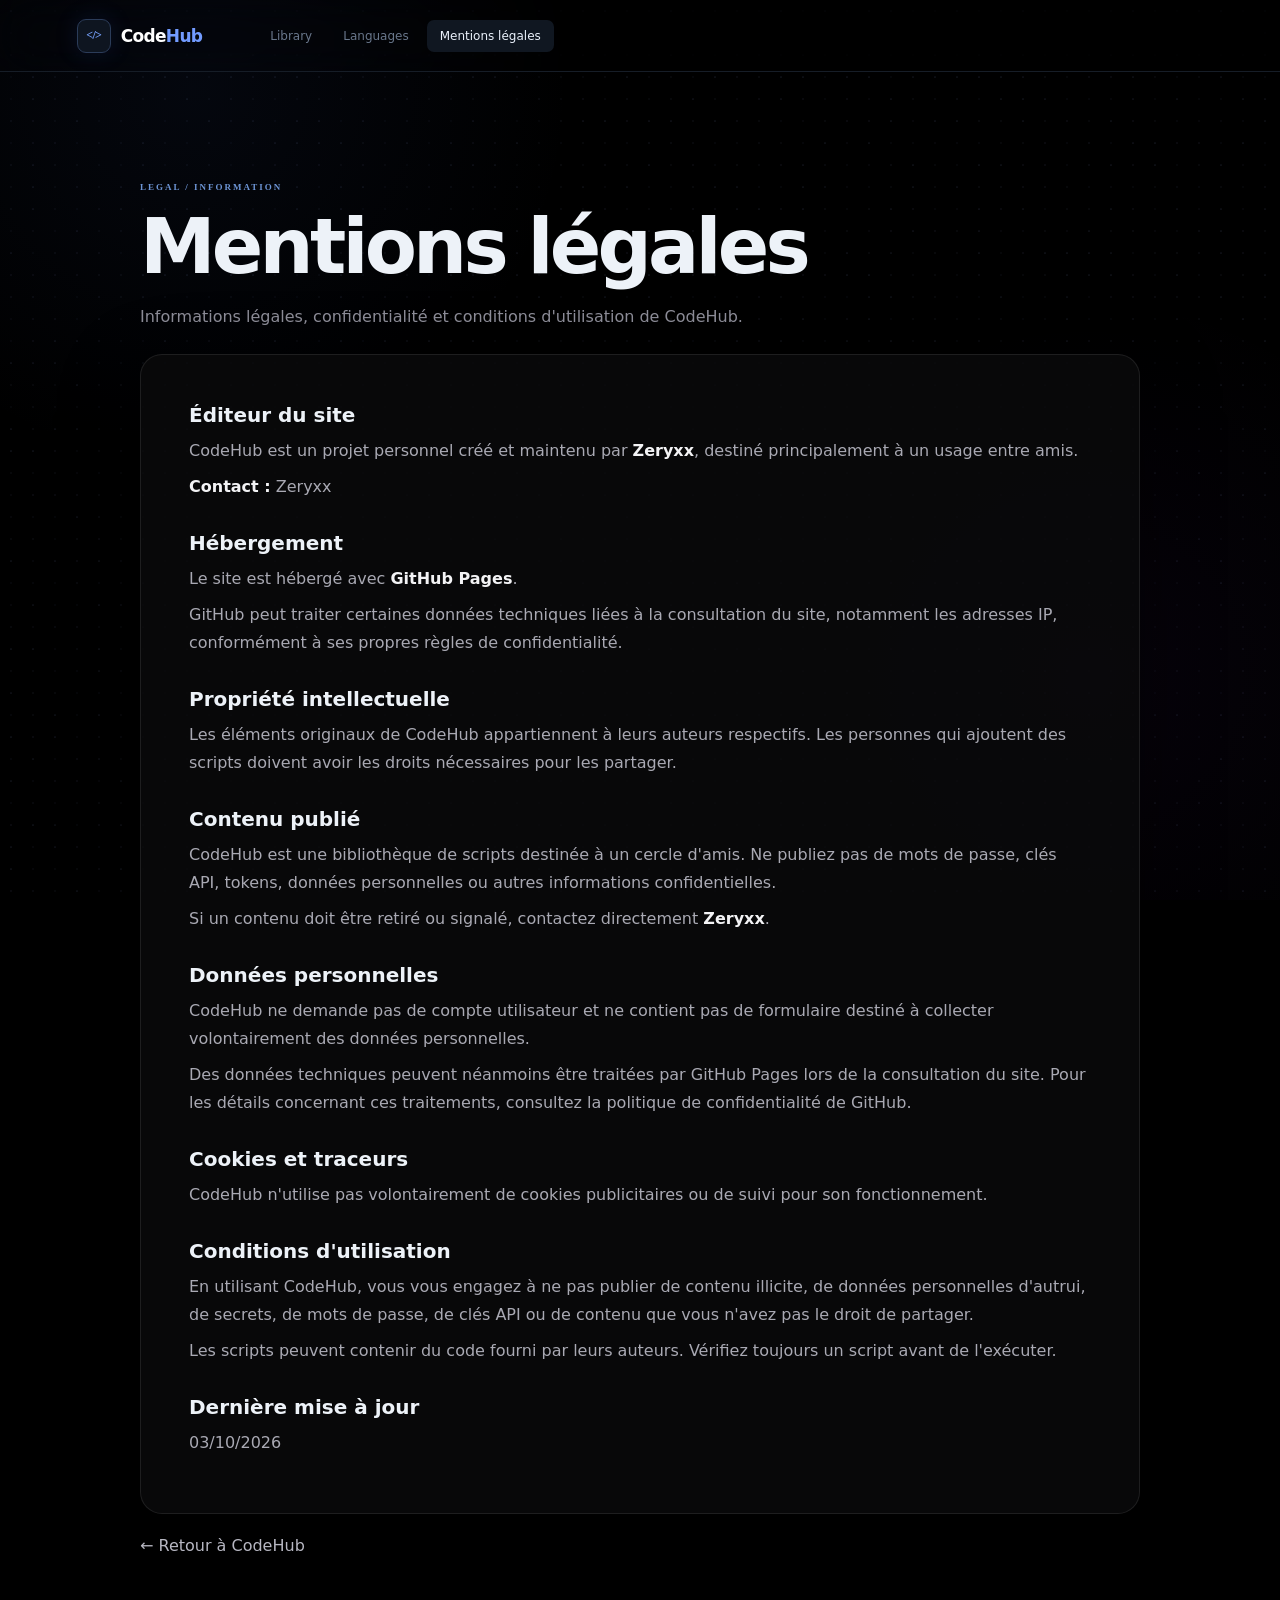
<file: legal.html>
<!DOCTYPE html>
<html lang="fr">
<head>
  <meta charset="UTF-8">
  <meta name="viewport" content="width=device-width,initial-scale=1.0">
  <title>CodeHub — Mentions légales</title>
  <link rel="stylesheet" href="style.css">
</head>
<body class="legal-page">
  <header class="nav">
    <a class="logo" href="index.html">
      <span class="logo-icon">&lt;/&gt;</span><span>Code<span>Hub</span></span>
    </a>
    <nav class="nav-links">
      <a href="index.html">Library</a>
      <a href="index.html#languages">Languages</a>
      <a class="active" href="legal.html">Mentions légales</a>
    </nav>
  </header>

  <main class="legal-page-main">
    <div class="legal-page-head">
      <div class="legal-kicker">LEGAL / INFORMATION</div>
      <h1>Mentions légales</h1>
      <p>Informations légales, confidentialité et conditions d'utilisation de CodeHub.</p>
    </div>

    <section class="legal-page-card">
      <h2>Éditeur du site</h2>
      <p>CodeHub est un projet personnel créé et maintenu par <strong>Zeryxx</strong>, destiné principalement à un usage entre amis.</p>
      <p><strong>Contact :</strong> Zeryxx</p>

      <h2>Hébergement</h2>
      <p>Le site est hébergé avec <strong>GitHub Pages</strong>.</p>
      <p>GitHub peut traiter certaines données techniques liées à la consultation du site, notamment les adresses IP, conformément à ses propres règles de confidentialité.</p>

      <h2>Propriété intellectuelle</h2>
      <p>Les éléments originaux de CodeHub appartiennent à leurs auteurs respectifs. Les personnes qui ajoutent des scripts doivent avoir les droits nécessaires pour les partager.</p>

      <h2>Contenu publié</h2>
      <p>CodeHub est une bibliothèque de scripts destinée à un cercle d'amis. Ne publiez pas de mots de passe, clés API, tokens, données personnelles ou autres informations confidentielles.</p>
      <p>Si un contenu doit être retiré ou signalé, contactez directement <strong>Zeryxx</strong>.</p>

      <h2>Données personnelles</h2>
      <p>CodeHub ne demande pas de compte utilisateur et ne contient pas de formulaire destiné à collecter volontairement des données personnelles.</p>
      <p>Des données techniques peuvent néanmoins être traitées par GitHub Pages lors de la consultation du site. Pour les détails concernant ces traitements, consultez la politique de confidentialité de GitHub.</p>

      <h2>Cookies et traceurs</h2>
      <p>CodeHub n'utilise pas volontairement de cookies publicitaires ou de suivi pour son fonctionnement.</p>

      <h2>Conditions d'utilisation</h2>
      <p>En utilisant CodeHub, vous vous engagez à ne pas publier de contenu illicite, de données personnelles d'autrui, de secrets, de mots de passe, de clés API ou de contenu que vous n'avez pas le droit de partager.</p>
      <p>Les scripts peuvent contenir du code fourni par leurs auteurs. Vérifiez toujours un script avant de l'exécuter.</p>

      <h2>Dernière mise à jour</h2>
      <p>03/10/2026</p>
    </section>

    <a class="legal-back" href="index.html">← Retour à CodeHub</a>
  </main>

<script>
(() => {
  const canvas = document.createElement('canvas');
  canvas.className = 'legal-dot-field';
  document.body.prepend(canvas);
  const ctx = canvas.getContext('2d');

  let w = 0, h = 0, dpr = Math.min(window.devicePixelRatio || 1, 2);
  let points = [];
  const mouse = { x: -9999, y: -9999 };

  function resize() {
    w = window.innerWidth;
    h = window.innerHeight;
    dpr = Math.min(window.devicePixelRatio || 1, 2);
    canvas.width = w * dpr;
    canvas.height = h * dpr;
    canvas.style.width = w + 'px';
    canvas.style.height = h + 'px';
    ctx.setTransform(dpr, 0, 0, dpr, 0, 0);

    points = [];
    const gap = Math.max(22, Math.min(28, Math.round(w / 70)));
    for (let y = gap / 2; y < h; y += gap) {
      for (let x = gap / 2; x < w; x += gap) {
        points.push({
          x, y,
          phase: Math.random() * Math.PI * 2,
          seed: Math.random()
        });
      }
    }
  }

  function draw(t) {
    ctx.clearRect(0, 0, w, h);

    for (const p of points) {
      const dx = p.x - mouse.x;
      const dy = p.y - mouse.y;
      const dist = Math.sqrt(dx * dx + dy * dy);
      const influence = Math.max(0, 1 - dist / 190);
      const pulse = (Math.sin(t * 0.0013 + p.phase) + 1) * 0.5;

      const size = 0.65 + influence * 2.5 + pulse * 0.22;
      const alpha = 0.13 + influence * 0.48 + pulse * 0.05;

      ctx.beginPath();
      ctx.arc(p.x, p.y, size, 0, Math.PI * 2);
      ctx.fillStyle = `rgba(145, 160, 215, ${alpha})`;
      ctx.fill();

      if (influence > 0.35) {
        ctx.beginPath();
        ctx.arc(p.x, p.y, size + 3 * influence, 0, Math.PI * 2);
        ctx.fillStyle = `rgba(110, 130, 255, ${influence * 0.045})`;
        ctx.fill();
      }
    }

    requestAnimationFrame(draw);
  }

  window.addEventListener('resize', resize);
  window.addEventListener('mousemove', e => {
    mouse.x = e.clientX;
    mouse.y = e.clientY;
  });
  window.addEventListener('mouseleave', () => {
    mouse.x = -9999;
    mouse.y = -9999;
  });

  resize();
  requestAnimationFrame(draw);
})();
</script>

</body>
</html>
</file>
<file: style.css>
*{box-sizing:border-box}html{scroll-behavior:smooth}body{margin:0;background:#000;color:#edf2f8;font-family:Inter,system-ui,sans-serif;overflow-x:hidden}.noise{position:fixed;inset:0;opacity:.025;pointer-events:none;z-index:20;background-image:url("data:image/svg+xml,%3Csvg viewBox='0 0 160 160' xmlns='http://www.w3.org/2000/svg'%3E%3Cfilter id='n'%3E%3CfeTurbulence type='fractalNoise' baseFrequency='.8' numOctaves='3' stitchTiles='stitch'/%3E%3C/filter%3E%3Crect width='100%25' height='100%25' filter='url(%23n)'/%3E%3C/svg%3E")}.grid-bg{display:none}.orb{position:fixed;border-radius:50%;filter:blur(90px);opacity:.14;pointer-events:none}.orb-a{width:500px;height:500px;background:#356cff;top:-250px;left:18%}.orb-b{width:450px;height:450px;background:#7b35ff;right:-220px;top:35%}.nav{height:72px;position:sticky;top:0;z-index:15;display:flex;align-items:center;padding:0 6%;border-bottom:1px solid #161d27;background:#000dd;backdrop-filter:blur(20px)}.logo{display:flex;align-items:center;gap:10px;color:#fff;text-decoration:none;font-weight:800;letter-spacing:-.7px;font-size:17px}.logo>span:last-child span{color:#729bff}.logo-icon{display:grid;place-items:center;width:34px;height:34px;border:1px solid #2b3c59;background:#0e1520;color:#78a3ff;border-radius:9px;font:600 12px 'JetBrains Mono';box-shadow:0 0 25px #487aff20}.nav-links{display:flex;gap:5px;margin-left:55px}.nav-links a{padding:9px 13px;color:#69778b;text-decoration:none;font-size:12px;border-radius:7px}.nav-links a:hover,.nav-links a.active{color:#eaf1fb;background:#101721}.nav-right{margin-left:auto;display:flex;gap:18px;align-items:center}.search{width:300px;height:38px;display:flex;align-items:center;gap:8px;padding:0 10px;background:#0b1017;border:1px solid #202b39;border-radius:8px;color:#536278}.search input{border:0;outline:0;background:transparent;color:#eaf0f8;flex:1;font-size:12px}.search kbd{font:10px 'JetBrains Mono';color:#58667a;border:1px solid #253142;border-radius:4px;padding:3px 5px}.online{font:10px 'JetBrains Mono';color:#748195}.online i{display:inline-block;width:6px;height:6px;background:#4ee49a;border-radius:50%;box-shadow:0 0 10px #4ee49a;margin-right:5px}.hero{position:relative;z-index:1;min-height:610px;padding:100px 7%;display:flex;align-items:center;justify-content:space-between;gap:70px}.hero-copy{max-width:650px}.eyebrow,.mini-label{font:600 10px 'JetBrains Mono';letter-spacing:3px;color:#6e9bff}.eyebrow span{display:inline-block;width:6px;height:6px;background:#6e9bff;border-radius:50%;box-shadow:0 0 14px #6e9bff;margin-right:7px}.hero h1{font-size:78px;line-height:.98;letter-spacing:-5px;margin:20px 0}.hero h1 em{font-style:normal;background:linear-gradient(90deg,#fff 5%,#739dff 48%,#a57aff);-webkit-background-clip:text;color:transparent}.hero p{max-width:590px;color:#7d899b;line-height:1.75;font-size:14px}.hero p code,.empty code{font:11px 'JetBrains Mono';color:#a7c1ff;background:#101722;border:1px solid #263448;padding:3px 6px;border-radius:5px}.hero-actions{display:flex;gap:10px;margin-top:28px}.hero-actions a{text-decoration:none;font-size:12px;font-weight:600;padding:11px 15px;border-radius:7px}.primary{background:#eef3fb;color:#090b10;box-shadow:0 0 30px #7ea4ff20}.primary:hover{transform:translateY(-2px)}.secondary{border:1px solid #273344;color:#8c9ab0;background:#0b1017}.stats{display:flex;gap:38px;margin-top:45px}.stats div{display:grid;gap:4px}.stats strong{font-size:21px}.stats span{font-size:10px;color:#5e6b7e;text-transform:uppercase;letter-spacing:1px}.code-window{width:500px;flex:none;background:#0a0f15;border:1px solid #253144;border-radius:13px;box-shadow:0 30px 100px #0009,0 0 60px #477dff0c;overflow:hidden;transform:perspective(1000px) rotateY(-4deg);transition:.5s}.code-window:hover{transform:perspective(1000px) rotateY(0) translateY(-5px);box-shadow:0 35px 100px #000b,0 0 70px #477dff16}.window-top{height:43px;display:flex;align-items:center;gap:10px;padding:0 15px;border-bottom:1px solid #19212d;color:#56647a;font:10px 'JetBrains Mono'}.dots{display:flex;gap:5px}.dots i{width:7px;height:7px;background:#2b3544;border-radius:50%}.live{margin-left:auto;color:#58dda0}.code-lines{padding:20px 0;font:12px/2.05 'JetBrains Mono'}.code-lines>div{display:flex}.code-lines b{font-weight:400;color:#334155;width:48px;text-align:right;padding-right:18px;user-select:none}.key{color:#79a9ff}.str{color:#7ee3b0}.bool{color:#c49cff}.pink{color:#ef80bb}.window-status{padding:10px 15px;border-top:1px solid #19212d;color:#526176;font:9px 'JetBrains Mono';display:flex;justify-content:space-between}.window-status i{display:inline-block;width:5px;height:5px;border-radius:50%;background:#53dda0;margin-right:5px}.library{position:relative;z-index:1;padding:65px 7%;border-top:1px solid #121923}.section-title{display:flex;align-items:end;justify-content:space-between;margin-bottom:25px}.section-title h2,.languages h2{font-size:25px;letter-spacing:-1px;margin:8px 0 0}.section-title h2 span{font:10px 'JetBrains Mono';color:#526176;margin-left:8px}.filters{display:flex;gap:8px}.filters select,.filters button{background:#0c121a;border:1px solid #202b39;color:#8491a4;padding:9px 11px;border-radius:7px;font-size:11px;outline:0}.filters button{cursor:pointer}.filters button:hover{border-color:#405575;color:#b8c6da}.script-grid{display:grid;grid-template-columns:repeat(3,minmax(0,1fr));gap:15px}.card{position:relative;overflow:hidden;background:linear-gradient(145deg,#0d131b,#0a0f15);border:1px solid #1b2532;border-radius:11px;padding:18px;cursor:pointer;transition:.28s}.card:before{content:"";position:absolute;width:160px;height:160px;border-radius:50%;background:#487cff;filter:blur(70px);opacity:0;right:-80px;top:-90px;transition:.3s}.card:hover{transform:translateY(-5px);border-color:#32445e;box-shadow:0 20px 50px #0008}.card:hover:before{opacity:.16}.card-top{position:relative;display:flex;justify-content:space-between;gap:10px}.card h3{font-size:14px;margin:0 0 7px}.desc{position:relative;color:#667387;font-size:11px;line-height:1.65;min-height:37px}.new{font:600 8px 'JetBrains Mono';color:#5de2a0;background:#0e2119;border:1px solid #194831;border-radius:5px;padding:4px 6px}.meta{position:relative;display:flex;gap:6px;flex-wrap:wrap;margin-top:16px}.pill{font:9px 'JetBrains Mono';color:#6f7e92;background:#0e151e;border:1px solid #202c3b;padding:4px 6px;border-radius:5px}.pill:first-child{color:#7fa7ff;border-color:#273c5e}.card-footer{position:relative;display:flex;justify-content:space-between;margin-top:17px;padding-top:12px;border-top:1px solid #18212c;color:#4f5d70;font:9px 'JetBrains Mono'}.view{color:#799fe7}.empty{text-align:center;padding:70px 20px;color:#657286}.empty-icon{font:40px 'JetBrains Mono';color:#2e4261}.empty h3{color:#b7c2d2;margin:10px}.languages{position:relative;z-index:1;padding:75px 7%;border-top:1px solid #121923;background:#090d13}.languages>p{color:#69768a;font-size:12px;margin:10px 0 25px}.language-list{display:flex;gap:9px;flex-wrap:wrap}.language-item{font:10px 'JetBrains Mono';padding:8px 11px;border:1px solid #202b39;background:#0c1219;color:#8795a8;border-radius:6px;transition:.2s}.language-item:hover{border-color:#3b5274;color:#b9c9e2;transform:translateY(-2px)}footer{position:relative;z-index:1;padding:25px 7%;display:flex;justify-content:space-between;color:#465367;font:9px 'JetBrains Mono';border-top:1px solid #121923}.modal{position:fixed;inset:0;z-index:30;display:grid;place-items:center;padding:20px}.modal-backdrop{position:absolute;inset:0;background:#000c;backdrop-filter:blur(10px)}.modal-box{position:relative;width:min(950px,100%);max-height:88vh;overflow:hidden;background:#090e15;border:1px solid #2a384c;border-radius:13px;box-shadow:0 40px 120px #000d;animation:pop .2s ease}.modal-head{padding:20px 22px;display:flex;justify-content:space-between;border-bottom:1px solid #1b2532}.modal-head h2{font-size:19px;margin:8px 0 4px}.modal-head p{font-size:11px;color:#68768a;margin:0}.modal-head button{background:transparent;border:0;color:#69788c;font-size:25px;cursor:pointer}.lang-badge{font:9px 'JetBrains Mono';color:#7fa8ff;background:#111b2b;border:1px solid #293f61;padding:4px 7px;border-radius:5px}.code-head{display:flex;justify-content:space-between;align-items:center;height:42px;padding:0 15px;border-bottom:1px solid #1b2532;color:#536278;font:9px 'JetBrains Mono'}.code-head button{background:#121b27;border:1px solid #2a3a50;color:#a9b9d0;border-radius:6px;padding:7px 10px;cursor:pointer}.modal pre{margin:0;padding:20px;max-height:55vh;overflow:auto;background:#070b10}.modal pre code{font:12px/1.75 'JetBrains Mono';background:transparent}.hljs{background:transparent!important}.toast{position:fixed;z-index:40;bottom:25px;right:25px;background:#111a24;border:1px solid #2b3d55;color:#9fb5d5;padding:11px 14px;border-radius:8px;font-size:11px;box-shadow:0 15px 40px #0008;transform:translateY(20px);opacity:0;pointer-events:none;transition:.25s}.toast.show{transform:none;opacity:1}.hidden{display:none!important}@keyframes pop{from{opacity:0;transform:scale(.97) translateY(8px)}to{opacity:1;transform:none}}@media(max-width:1000px){.code-window{width:420px}.script-grid{grid-template-columns:repeat(2,minmax(0,1fr))}.search{width:230px}}@media(max-width:760px){.nav{padding:0 4%}.nav-links{display:none}.online{display:none}.search{width:180px}.hero{padding:70px 5%;display:block}.hero h1{font-size:55px}.code-window{width:100%;margin-top:55px;transform:none}.script-grid{grid-template-columns:1fr}.library,.languages{padding-left:5%;padding-right:5%}.section-title{display:block}.filters{margin-top:18px}.stats{gap:25px}}@media(max-width:480px){.search kbd{display:none}.search{width:145px}.hero h1{font-size:47px}.hero-actions{flex-direction:column}.hero-actions a{text-align:center}}


/* Interactive dot field background */
#dot-field{position:fixed;inset:0;z-index:-2;overflow:hidden;background:#000;pointer-events:none}
#dot-field canvas{position:absolute;inset:0;width:100%;height:100%}
#mouse-glow{position:fixed;width:340px;height:340px;border-radius:50%;pointer-events:none;z-index:-1;transform:translate(-50%,-50%);background:radial-gradient(circle,rgba(91,124,255,.10) 0%,rgba(126,76,255,.045) 30%,transparent 68%);filter:blur(10px);opacity:0;transition:opacity .25s ease}
body:before{content:"";position:fixed;inset:0;z-index:-3;pointer-events:none;background:radial-gradient(circle at 15% 10%,rgba(54,88,180,.08),transparent 28%),radial-gradient(circle at 85% 75%,rgba(120,55,210,.055),transparent 30%)}

.legal-footer{margin-top:80px;padding:28px 6%;border-top:1px solid #111823;display:flex;align-items:center;justify-content:space-between;gap:20px;color:#657184;font-size:12px}.legal-footer>div:first-child{display:flex;flex-direction:column;gap:5px}.legal-footer strong{color:#dce5f2;font-size:13px}.legal-links{display:flex;gap:7px;flex-wrap:wrap}.legal-links button{border:1px solid #182231;background:#07090d;color:#77859a;border-radius:7px;padding:8px 11px;cursor:pointer;font:11px "JetBrains Mono"}.legal-links button:hover{border-color:#31425a;color:#b7c8df}.legal-modal{position:fixed;inset:0;z-index:100;display:grid;place-items:center;padding:24px}.legal-backdrop{position:absolute;inset:0;background:#000d;backdrop-filter:blur(8px)}.legal-panel{position:relative;width:min(760px,100%);max-height:85vh;overflow:auto;background:#080b10;border:1px solid #202b3a;border-radius:15px;padding:30px;box-shadow:0 25px 100px #000}.legal-kicker{font:600 9px "JetBrains Mono";letter-spacing:2px;color:#6e96d7;margin-bottom:10px}.legal-panel h2{margin:0 0 20px;font-size:25px;color:#edf3fc}.legal-content{color:#8491a4;font-size:13px;line-height:1.75}.legal-content h3{color:#cbd6e5;font-size:14px;margin:24px 0 7px}.legal-content p{margin:7px 0}.legal-close{position:absolute;right:17px;top:13px;border:0;background:transparent;color:#667487;font-size:27px;cursor:pointer}.legal-close:hover{color:#e7edf7}@media(max-width:650px){.legal-footer{align-items:flex-start;flex-direction:column}.legal-panel{padding:23px}.legal-modal{padding:12px}}


/* V6: clean UI — scrollbar hidden, page remains scrollable */
html {
  scrollbar-width: none;
  -ms-overflow-style: none;
}
html::-webkit-scrollbar,
body::-webkit-scrollbar {
  width: 0;
  height: 0;
  display: none;
}

.legal-page {
  min-height: 100vh;
  background: #000;
}

.legal-page-main {
  width: min(1000px, calc(100% - 40px));
  margin: 0 auto;
  padding: 110px 0 70px;
}

.legal-page-head {
  margin-bottom: 28px;
}

.legal-page-head h1 {
  margin: 8px 0 10px;
  font-size: clamp(42px, 6vw, 76px);
  letter-spacing: -0.05em;
}

.legal-page-head p {
  color: #8b8b96;
  font-size: 16px;
}

.legal-page-card {
  border: 1px solid rgba(255,255,255,.09);
  background: rgba(10,10,12,.82);
  border-radius: 22px;
  padding: clamp(24px, 5vw, 48px);
  box-shadow: 0 25px 80px rgba(0,0,0,.45);
}

.legal-page-card h2 {
  margin: 30px 0 10px;
  font-size: 20px;
}

.legal-page-card h2:first-child {
  margin-top: 0;
}

.legal-page-card p {
  color: #a9a9b3;
  line-height: 1.75;
  margin: 8px 0;
}

.legal-page-card strong {
  color: #f3f3f5;
}

.legal-back {
  display: inline-flex;
  margin-top: 22px;
  color: #b7b7c2;
  text-decoration: none;
}

.legal-back:hover {
  color: #fff;
}

.legal-page .nav {
  position: relative;
}


/* V7 — legal navigation VFX transition */
.legal-transition {
  position: fixed;
  inset: 0;
  z-index: 99999;
  pointer-events: none;
  overflow: hidden;
  background: rgba(0,0,0,0);
  opacity: 0;
  transition: opacity .18s ease, background .55s ease;
}

.legal-transition.is-active {
  opacity: 1;
  background: rgba(0,0,0,.94);
}

.legal-transition-core {
  position: absolute;
  left: 50%;
  top: 50%;
  width: 8px;
  height: 8px;
  border-radius: 50%;
  transform: translate(-50%,-50%) scale(.2);
  background: #fff;
  box-shadow:
    0 0 12px rgba(255,255,255,.95),
    0 0 35px rgba(125,145,255,.9),
    0 0 100px rgba(90,100,255,.65);
  transition: transform .58s cubic-bezier(.16,1,.3,1), opacity .55s ease;
}

.legal-transition.is-active .legal-transition-core {
  transform: translate(-50%,-50%) scale(32);
  opacity: .16;
}

.legal-transition-ring {
  position: absolute;
  left: 50%;
  top: 50%;
  border: 1px solid rgba(150,165,255,.55);
  border-radius: 50%;
  transform: translate(-50%,-50%) scale(.05);
  opacity: 0;
}

.ring-a { width: 120px; height: 120px; }
.ring-b { width: 280px; height: 280px; }

.legal-transition.is-active .ring-a {
  animation: legalRing .62s cubic-bezier(.16,1,.3,1) forwards;
}
.legal-transition.is-active .ring-b {
  animation: legalRing .62s .07s cubic-bezier(.16,1,.3,1) forwards;
}

@keyframes legalRing {
  0% { transform: translate(-50%,-50%) scale(.05); opacity: 0; }
  25% { opacity: .9; }
  100% { transform: translate(-50%,-50%) scale(3.8); opacity: 0; }
}

.legal-transition-particles {
  position: absolute;
  inset: 0;
}

.legal-transition-particles i {
  position: absolute;
  left: 50%;
  top: 50%;
  width: var(--size);
  height: var(--size);
  border-radius: 50%;
  background: #dce3ff;
  box-shadow: 0 0 8px rgba(160,180,255,.95), 0 0 18px rgba(100,120,255,.65);
  transform: translate(-50%,-50%) scale(.1);
  opacity: 0;
}

.legal-transition.is-active .legal-transition-particles i {
  animation: legalParticle .58s var(--delay) cubic-bezier(.15,.8,.25,1) forwards;
}

@keyframes legalParticle {
  0% {
    transform: translate(-50%,-50%) translate(0,0) scale(.1);
    opacity: 0;
  }
  18% { opacity: 1; }
  100% {
    transform: translate(-50%,-50%) translate(var(--x),var(--y)) scale(1);
    opacity: 0;
  }
}

/* Legal page entrance */
.legal-page-main {
  animation: legalPageIn .7s cubic-bezier(.16,1,.3,1) both;
}

@keyframes legalPageIn {
  from {
    opacity: 0;
    transform: translateY(22px) scale(.985);
    filter: blur(7px);
  }
  to {
    opacity: 1;
    transform: none;
    filter: blur(0);
  }
}


/* V8 — legal page dot field */
.legal-dot-field {
  position: fixed;
  inset: 0;
  z-index: 0;
  width: 100%;
  height: 100%;
  pointer-events: none;
  opacity: .9;
}

.legal-page .nav,
.legal-page .legal-page-main {
  position: relative;
  z-index: 2;
}

/* V8 — premium legal transition */
.legal-transition-v8 {
  position: fixed;
  inset: 0;
  z-index: 999999;
  overflow: hidden;
  pointer-events: none;
  background:
    radial-gradient(circle at center, rgba(74,88,170,.16), transparent 27%),
    rgba(0,0,0,.04);
  opacity: 0;
  backdrop-filter: blur(0);
  transition: opacity .25s ease, backdrop-filter .7s ease;
}

.legal-transition-v8.active {
  opacity: 1;
  backdrop-filter: blur(5px);
}

.lt-grid {
  position: absolute;
  inset: 0;
}

.lt-grid i {
  position: absolute;
  left: 50%;
  top: 50%;
  width: var(--s);
  height: var(--s);
  border-radius: 50%;
  background: rgba(190,200,255,.9);
  box-shadow:
    0 0 7px rgba(170,185,255,.85),
    0 0 22px rgba(100,120,255,.35);
  transform: translate(-50%,-50%) scale(.1);
  opacity: 0;
}

.legal-transition-v8.active .lt-grid i {
  animation: ltParticle 1s var(--d) cubic-bezier(.12,.78,.2,1) forwards;
}

@keyframes ltParticle {
  0% {
    opacity: 0;
    transform: translate(-50%,-50%) translate(0,0) scale(.1);
  }
  16% { opacity: .95; }
  55% {
    opacity: .75;
    transform: translate(-50%,-50%) translate(calc(var(--x) * .48), calc(var(--y) * .48)) scale(1.25);
  }
  100% {
    opacity: 0;
    transform: translate(-50%,-50%) translate(var(--x), var(--y)) scale(.35);
  }
}

.lt-core {
  position: absolute;
  left: 50%;
  top: 50%;
  width: 22px;
  height: 22px;
  border-radius: 50%;
  transform: translate(-50%,-50%) scale(.1);
  background: white;
  box-shadow:
    0 0 12px white,
    0 0 35px rgba(155,175,255,.95),
    0 0 100px rgba(80,105,255,.75);
  opacity: 0;
}

.legal-transition-v8.active .lt-core {
  animation: ltCore .9s cubic-bezier(.16,1,.3,1) forwards;
}

.lt-core span {
  position: absolute;
  inset: -25px;
  border-radius: 50%;
  border: 1px solid rgba(180,195,255,.65);
  box-shadow: 0 0 25px rgba(100,120,255,.45);
}

@keyframes ltCore {
  0% { opacity: 0; transform: translate(-50%,-50%) scale(.1); }
  22% { opacity: 1; transform: translate(-50%,-50%) scale(1); }
  62% { opacity: .9; transform: translate(-50%,-50%) scale(7); }
  100% { opacity: 0; transform: translate(-50%,-50%) scale(26); }
}

.lt-ring {
  position: absolute;
  left: 50%;
  top: 50%;
  border-radius: 50%;
  border: 1px solid rgba(170,185,255,.7);
  transform: translate(-50%,-50%) scale(.05);
  opacity: 0;
}

.lt-ring-1 { width: 180px; height: 180px; }
.lt-ring-2 { width: 420px; height: 420px; }
.lt-ring-3 { width: 800px; height: 800px; }

.legal-transition-v8.active .lt-ring-1 {
  animation: ltRing .85s .02s cubic-bezier(.12,.9,.25,1) forwards;
}
.legal-transition-v8.active .lt-ring-2 {
  animation: ltRing .85s .13s cubic-bezier(.12,.9,.25,1) forwards;
}
.legal-transition-v8.active .lt-ring-3 {
  animation: ltRing .85s .25s cubic-bezier(.12,.9,.25,1) forwards;
}

@keyframes ltRing {
  0% { opacity: 0; transform: translate(-50%,-50%) scale(.05); }
  18% { opacity: .9; }
  100% { opacity: 0; transform: translate(-50%,-50%) scale(1.35); }
}

.lt-scan {
  position: absolute;
  left: -10%;
  width: 120%;
  height: 1px;
  top: 52%;
  background: linear-gradient(90deg, transparent, rgba(190,205,255,.9), transparent);
  box-shadow: 0 0 18px rgba(110,135,255,.8);
  opacity: 0;
}

.legal-transition-v8.active .lt-scan {
  animation: ltScan .75s .08s ease-out forwards;
}

@keyframes ltScan {
  0% { transform: translateY(0) scaleX(.1); opacity: 0; }
  30% { opacity: .9; }
  100% { transform: translateY(-18vh) scaleX(1); opacity: 0; }
}

.lt-flash {
  position: absolute;
  inset: 0;
  background: white;
  opacity: 0;
  mix-blend-mode: screen;
}

.legal-transition-v8.active .lt-flash {
  animation: ltFlash .9s .65s ease-out forwards;
}

@keyframes ltFlash {
  0%, 65% { opacity: 0; }
  72% { opacity: .08; }
  100% { opacity: 0; }
}


/* V9 — premium bottom / supported languages */
.languages {
  position: relative;
  overflow: hidden;
  min-height: 360px;
  padding: 96px 7% 42px;
  border-top: 1px solid rgba(125,145,180,.12);
  background:
    radial-gradient(circle at 78% 28%, rgba(78,104,180,.12), transparent 30%),
    radial-gradient(circle at 18% 90%, rgba(52,74,125,.08), transparent 35%),
    linear-gradient(180deg, #080c12 0%, #06090e 100%);
}

.languages::before {
  content: "";
  position: absolute;
  inset: 0;
  pointer-events: none;
  opacity: .28;
  background-image:
    linear-gradient(rgba(130,150,190,.045) 1px, transparent 1px),
    linear-gradient(90deg, rgba(130,150,190,.045) 1px, transparent 1px);
  background-size: 42px 42px;
  mask-image: linear-gradient(to bottom, transparent, black 18%, black 75%, transparent);
}

.languages-glow {
  position: absolute;
  width: 420px;
  height: 420px;
  right: 2%;
  top: -210px;
  border-radius: 50%;
  background: rgba(82,105,190,.12);
  filter: blur(80px);
  pointer-events: none;
}

.languages-head {
  position: relative;
  z-index: 2;
  display: flex;
  justify-content: space-between;
  align-items: flex-end;
  gap: 30px;
  margin-bottom: 32px;
}

.languages-head h2 {
  margin: 8px 0 9px;
  font-size: clamp(30px, 4vw, 46px);
  letter-spacing: -.045em;
  color: #e8edf6;
}

.languages-head h2 em {
  color: #8ea7e6;
  font-style: normal;
}

.languages-head p {
  max-width: 650px;
  margin: 0;
  color: #69768a;
  font-size: 12px;
  line-height: 1.7;
}

.languages-count {
  min-width: 92px;
  height: 92px;
  border: 1px solid rgba(140,160,205,.16);
  border-radius: 18px;
  display: flex;
  flex-direction: column;
  justify-content: center;
  align-items: center;
  background: rgba(11,16,24,.72);
  box-shadow: inset 0 1px rgba(255,255,255,.025), 0 20px 55px rgba(0,0,0,.22);
}

.languages-count span {
  font: 700 27px 'JetBrains Mono';
  color: #d7e0f3;
}

.languages-count small {
  margin-top: 5px;
  color: #59677b;
  font: 9px 'JetBrains Mono';
  text-transform: uppercase;
  letter-spacing: .12em;
}

.language-list {
  position: relative;
  z-index: 2;
  display: grid;
  grid-template-columns: repeat(auto-fit, minmax(155px, 1fr));
  gap: 10px;
  max-width: 1100px;
}

.language-item {
  min-height: 58px;
  box-sizing: border-box;
  display: flex;
  align-items: center;
  justify-content: space-between;
  padding: 0 15px;
  border: 1px solid rgba(105,125,160,.15);
  border-radius: 12px;
  background: linear-gradient(145deg, rgba(15,21,30,.92), rgba(9,13,19,.82));
  color: #9caac0;
  font: 10px 'JetBrains Mono';
  transition: transform .25s ease, border-color .25s ease, box-shadow .25s ease, background .25s ease;
}

.language-item::after {
  content: "↗";
  color: #465a7d;
  transition: color .25s ease, transform .25s ease;
}

.language-item:hover {
  transform: translateY(-4px);
  border-color: rgba(126,154,215,.38);
  background: linear-gradient(145deg, rgba(19,28,42,.96), rgba(10,15,23,.92));
  box-shadow: 0 14px 35px rgba(0,0,0,.28), 0 0 28px rgba(75,105,180,.08);
  color: #d9e3f6;
}

.language-item:hover::after {
  color: #9cb4ed;
  transform: translate(2px,-2px);
}

.language-footer-line {
  position: relative;
  z-index: 2;
  margin-top: 34px;
  padding-top: 16px;
  border-top: 1px solid rgba(105,125,160,.10);
  display: flex;
  justify-content: space-between;
  color: #465368;
  font: 9px 'JetBrains Mono';
}

.language-footer-line i {
  display: inline-block;
  width: 5px;
  height: 5px;
  margin-right: 7px;
  border-radius: 50%;
  background: #7999df;
  box-shadow: 0 0 10px rgba(100,135,235,.8);
  vertical-align: middle;
}

.language-footer-line .mono {
  opacity: .7;
}

@media (max-width: 700px) {
  .languages {
    padding: 75px 5% 35px;
  }
  .languages-head {
    align-items: flex-start;
  }
  .languages-count {
    display: none;
  }
  .language-list {
    grid-template-columns: repeat(2, minmax(0, 1fr));
  }
  .language-footer-line {
    gap: 15px;
    flex-direction: column;
  }
}
</file>
